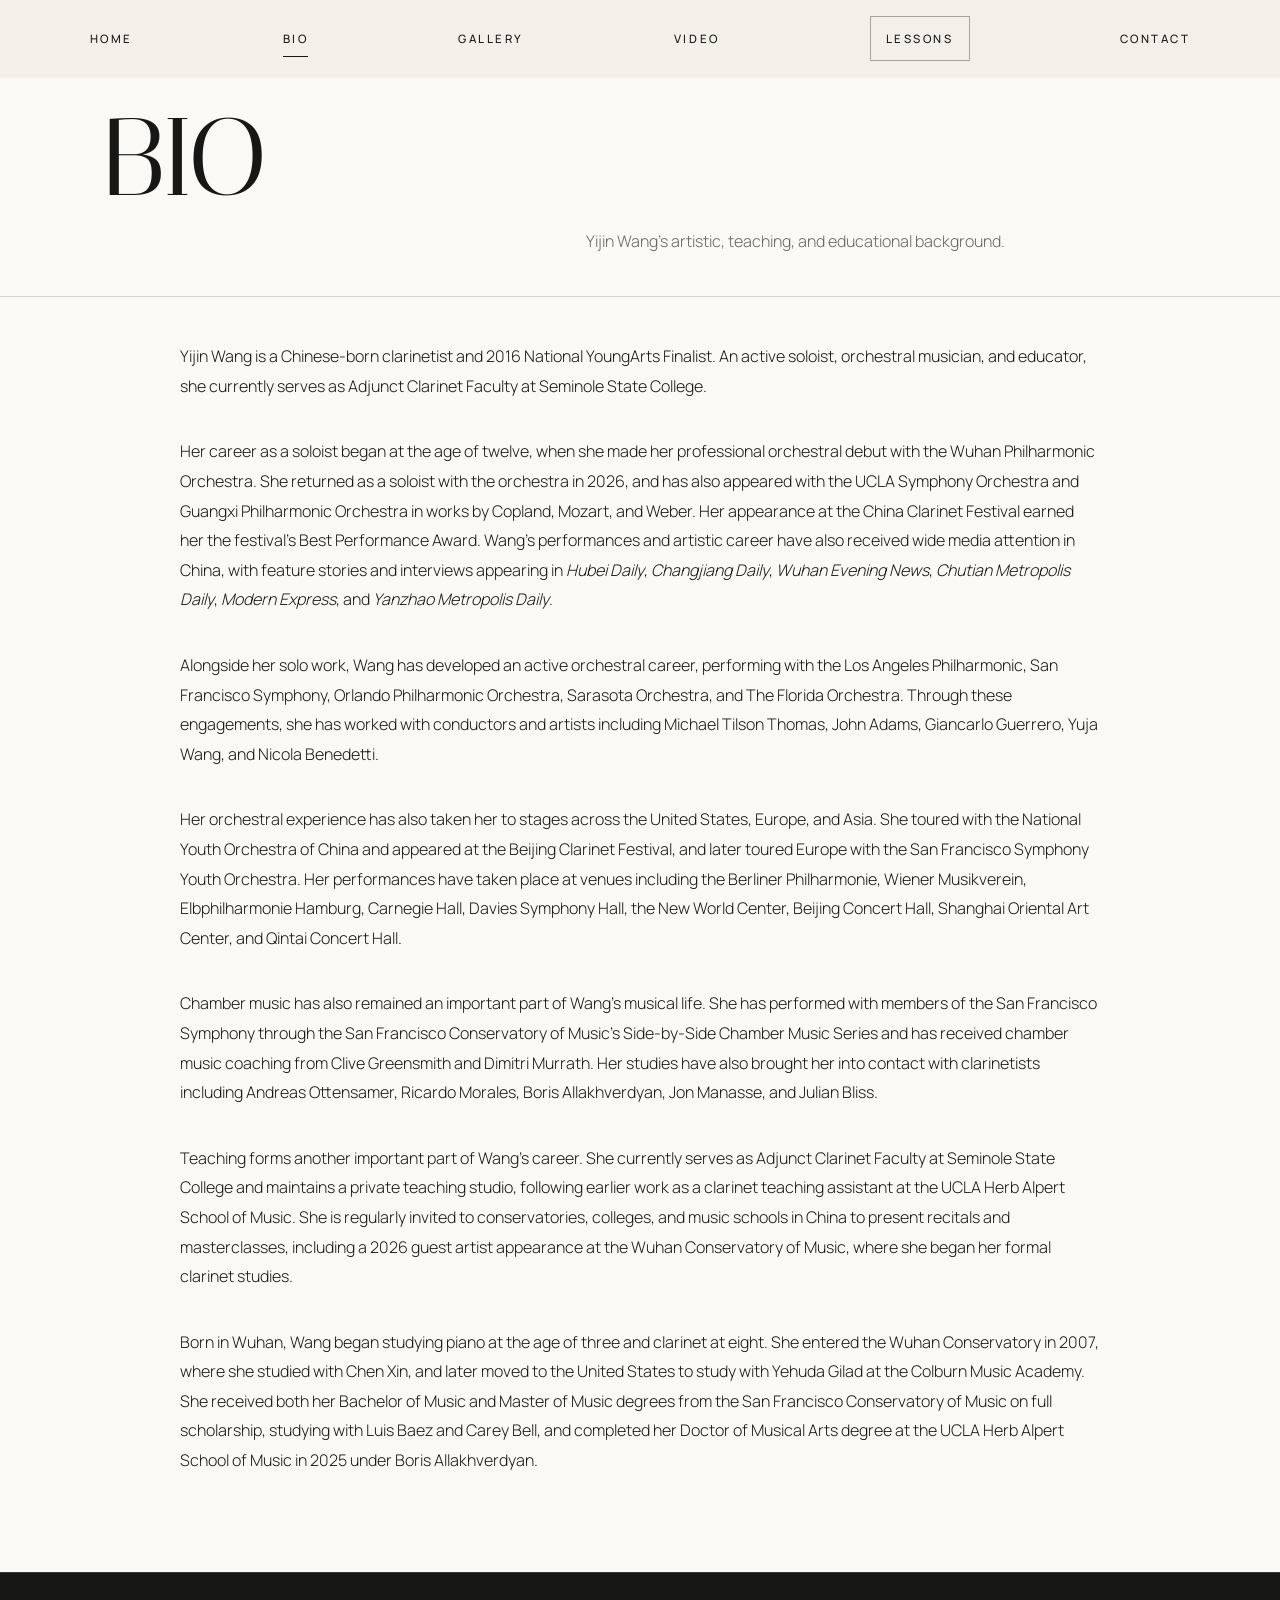
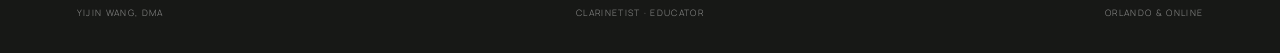
<file: bio.html>
<!DOCTYPE html>
<html lang="en">
<head>
  <meta charset="UTF-8"><meta name="viewport" content="width=device-width, initial-scale=1.0">
  <meta name="description" content="Read the professional biography of Dr. Yijin Wang, Chinese-born clarinetist, educator, YoungArts Finalist, and adjunct clarinet faculty in Florida.">
  <title>Biography | Dr. Yijin Wang, Clarinetist &amp; Educator</title>
  <link rel="canonical" href="https://yijinwangclarinet.com/bio.html">
  <meta property="og:type" content="profile"><meta property="og:site_name" content="Dr. Yijin Wang — Clarinetist &amp; Educator"><meta property="og:locale" content="en_US">
  <meta property="og:title" content="Biography | Dr. Yijin Wang"><meta property="og:description" content="The professional biography of Chinese-born clarinetist, educator, and YoungArts Finalist Dr. Yijin Wang.">
  <meta property="og:url" content="https://yijinwangclarinet.com/bio.html"><meta property="og:image" content="https://yijinwangclarinet.com/images/home/home-hero.jpg"><meta property="og:image:alt" content="Dr. Yijin Wang performing on clarinet">
  <meta name="twitter:card" content="summary_large_image"><meta name="twitter:title" content="Biography | Dr. Yijin Wang"><meta name="twitter:description" content="The professional biography of clarinetist and educator Dr. Yijin Wang."><meta name="twitter:image" content="https://yijinwangclarinet.com/images/home/home-hero.jpg"><meta name="twitter:image:alt" content="Dr. Yijin Wang performing on clarinet">
  <link rel="preconnect" href="https://fonts.googleapis.com"><link rel="preconnect" href="https://fonts.gstatic.com" crossorigin>
  <link href="https://fonts.googleapis.com/css2?family=Italiana&family=Manrope:wght@300;400;500&display=swap" rel="stylesheet"><link rel="stylesheet" href="styles.css?v=20260807-30">
</head>
<body>
  <a class="skip-link" href="#main">Skip to content</a>
  <header class="site-header"><a class="monogram" href="index.html" aria-label="Yijin Wang, home">YW</a><button class="menu-toggle" type="button" aria-expanded="false" aria-controls="site-nav"><span>Menu</span><i aria-hidden="true"></i></button><nav class="site-nav" id="site-nav" aria-label="Main navigation"><a href="index.html">Home</a><a class="active" href="bio.html">Bio</a><a href="gallery.html">Gallery</a><a href="video.html">Video</a><a class="lessons-nav" href="lessons.html">Lessons</a><a href="contact.html">Contact</a></nav></header>
  <main id="main" class="interior-main bio-main">
    <header class="page-intro reveal">
      <h1 id="bio-title">BIO</h1>
      <p>Yijin Wang’s artistic, teaching, and educational background.</p>
    </header>
    <section class="bio-page" aria-labelledby="bio-title">
      <article class="biography">
        <p>Yijin Wang is a Chinese-born clarinetist and 2016 National YoungArts Finalist. An active soloist, orchestral musician, and educator, she currently serves as Adjunct Clarinet Faculty at Seminole State College.</p>

        <p>Her career as a soloist began at the age of twelve, when she made her professional orchestral debut with the Wuhan Philharmonic Orchestra. She returned as a soloist with the orchestra in 2026, and has also appeared with the UCLA Symphony Orchestra and Guangxi Philharmonic Orchestra in works by Copland, Mozart, and Weber. Her appearance at the China Clarinet Festival earned her the festival’s Best Performance Award. Wang’s performances and artistic career have also received wide media attention in China, with feature stories and interviews appearing in <em>Hubei Daily</em>, <em>Changjiang Daily</em>, <em>Wuhan Evening News</em>, <em>Chutian Metropolis Daily</em>, <em>Modern Express</em>, and <em>Yanzhao Metropolis Daily</em>.</p>

        <p>Alongside her solo work, Wang has developed an active orchestral career, performing with the Los Angeles Philharmonic, San Francisco Symphony, Orlando Philharmonic Orchestra, Sarasota Orchestra, and The Florida Orchestra. Through these engagements, she has worked with conductors and artists including Michael Tilson Thomas, John Adams, Giancarlo Guerrero, Yuja Wang, and Nicola Benedetti.</p>

        <p>Her orchestral experience has also taken her to stages across the United States, Europe, and Asia. She toured with the National Youth Orchestra of China and appeared at the Beijing Clarinet Festival, and later toured Europe with the San Francisco Symphony Youth Orchestra. Her performances have taken place at venues including the Berliner Philharmonie, Wiener Musikverein, Elbphilharmonie Hamburg, Carnegie Hall, Davies Symphony Hall, the New World Center, Beijing Concert Hall, Shanghai Oriental Art Center, and Qintai Concert Hall.</p>

        <p>Chamber music has also remained an important part of Wang’s musical life. She has performed with members of the San Francisco Symphony through the San Francisco Conservatory of Music’s Side-by-Side Chamber Music Series and has received chamber music coaching from Clive Greensmith and Dimitri Murrath. Her studies have also brought her into contact with clarinetists including Andreas Ottensamer, Ricardo Morales, Boris Allakhverdyan, Jon Manasse, and Julian Bliss.</p>

        <p>Teaching forms another important part of Wang’s career. She currently serves as Adjunct Clarinet Faculty at Seminole State College and maintains a private teaching studio, following earlier work as a clarinet teaching assistant at the UCLA Herb Alpert School of Music. She is regularly invited to conservatories, colleges, and music schools in China to present recitals and masterclasses, including a 2026 guest artist appearance at the Wuhan Conservatory of Music, where she began her formal clarinet studies.</p>

        <p>Born in Wuhan, Wang began studying piano at the age of three and clarinet at eight. She entered the Wuhan Conservatory in 2007, where she studied with Chen Xin, and later moved to the United States to study with Yehuda Gilad at the Colburn Music Academy. She received both her Bachelor of Music and Master of Music degrees from the San Francisco Conservatory of Music on full scholarship, studying with Luis Baez and Carey Bell, and completed her Doctor of Musical Arts degree at the UCLA Herb Alpert School of Music in 2025 under Boris Allakhverdyan.</p>
      </article>
    </section>
  </main>
  <footer class="site-footer"><p>Yijin Wang, DMA</p><p>Clarinetist · Educator</p><p>Orlando &amp; Online</p></footer><script src="script.js"></script>
</body>
</html>
</file>
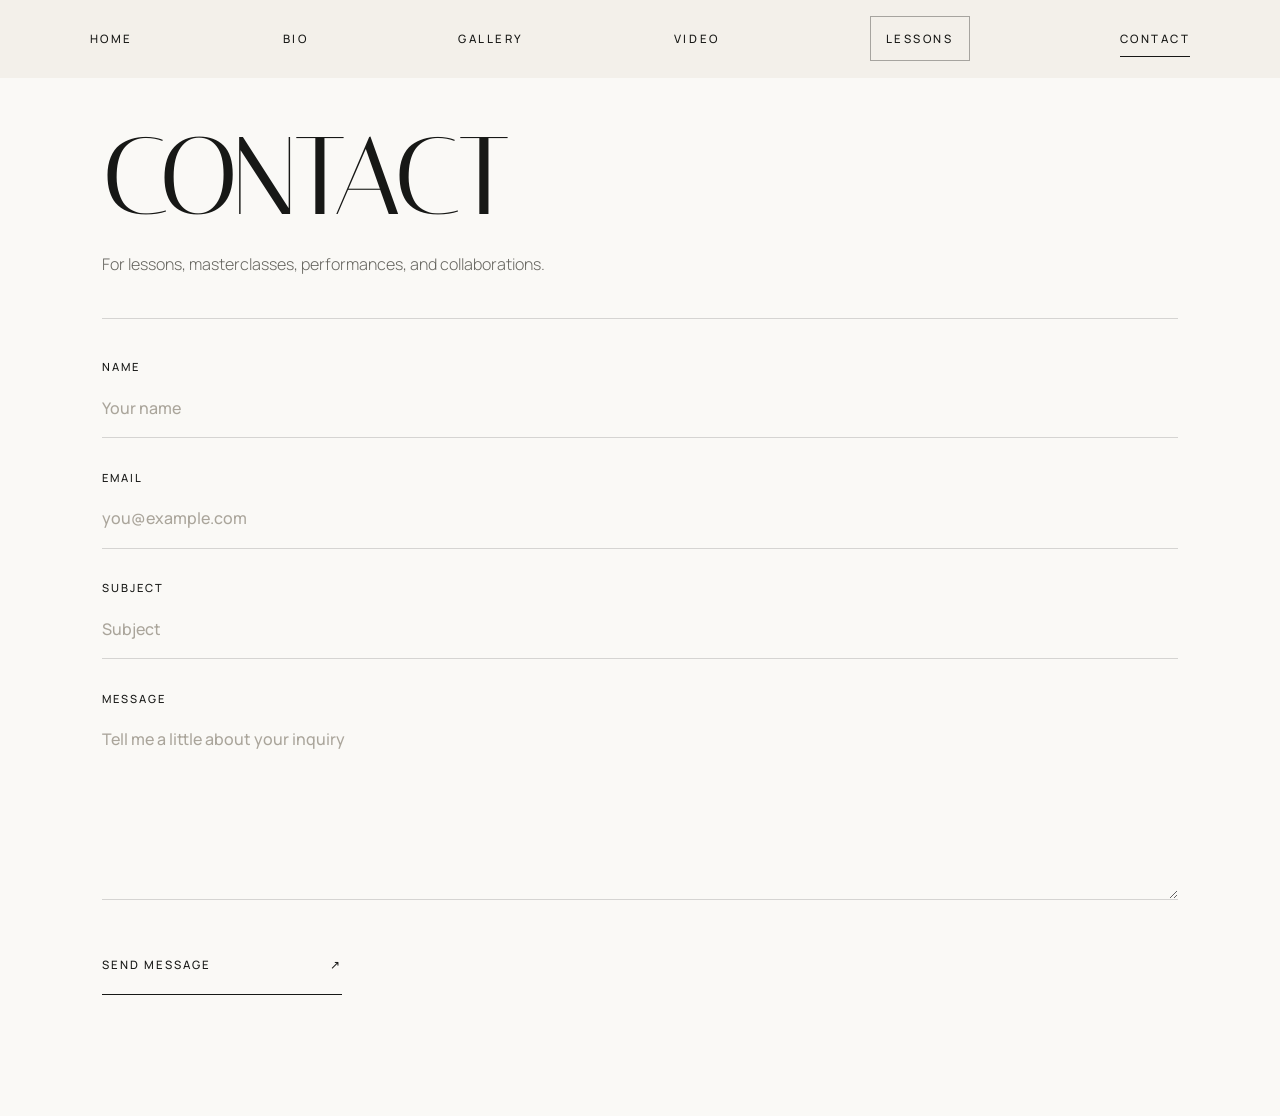
<file: contact.html>
<!DOCTYPE html>
<html lang="en">
<head>
  <meta charset="UTF-8"><meta name="viewport" content="width=device-width, initial-scale=1.0"><meta name="description" content="Contact Dr. Yijin Wang about private clarinet lessons in Orlando and online, masterclasses, performances, and musical collaborations."><title>Contact Dr. Yijin Wang | Clarinet Lessons Orlando</title>
  <link rel="canonical" href="https://yijinwangclarinet.com/contact.html">
  <meta property="og:type" content="website"><meta property="og:site_name" content="Dr. Yijin Wang — Clarinetist &amp; Educator"><meta property="og:locale" content="en_US">
  <meta property="og:title" content="Contact Dr. Yijin Wang"><meta property="og:description" content="Contact Dr. Yijin Wang about clarinet lessons, masterclasses, performances, and collaborations.">
  <meta property="og:url" content="https://yijinwangclarinet.com/contact.html"><meta property="og:image" content="https://yijinwangclarinet.com/images/home/home-hero.jpg"><meta property="og:image:alt" content="Dr. Yijin Wang performing on clarinet">
  <meta name="twitter:card" content="summary_large_image"><meta name="twitter:title" content="Contact Dr. Yijin Wang"><meta name="twitter:description" content="Inquire about clarinet lessons, masterclasses, performances, and collaborations."><meta name="twitter:image" content="https://yijinwangclarinet.com/images/home/home-hero.jpg"><meta name="twitter:image:alt" content="Dr. Yijin Wang performing on clarinet">
  <link rel="preconnect" href="https://fonts.googleapis.com"><link rel="preconnect" href="https://fonts.gstatic.com" crossorigin><link href="https://fonts.googleapis.com/css2?family=Italiana&family=Manrope:wght@300;400;500&display=swap" rel="stylesheet"><link rel="stylesheet" href="styles.css?v=20260808-35">
</head>
<body class="contact-page">
  <a class="skip-link" href="#main">Skip to content</a>
  <header class="site-header dark-header"><a class="monogram" href="index.html" aria-label="Yijin Wang, home">YW</a><button class="menu-toggle" type="button" aria-expanded="false" aria-controls="site-nav"><span>Menu</span><i aria-hidden="true"></i></button><nav class="site-nav" id="site-nav" aria-label="Main navigation"><a href="index.html">Home</a><a href="bio.html">Bio</a><a href="gallery.html">Gallery</a><a href="video.html">Video</a><a class="lessons-nav" href="lessons.html">Lessons</a><a class="active" href="contact.html">Contact</a></nav></header>
  <main id="main" class="contact-main">
    <section class="contact-copy reveal">
      <h1>CONTACT</h1>
      <p class="contact-intro">For lessons, masterclasses, performances, and collaborations.</p>
    </section>
    <form class="contact-form reveal" id="contact-form" action="https://api.web3forms.com/submit" method="POST">
      <input type="hidden" name="access_key" value="513f6257-9b0b-4104-abbb-b3676f560df3">
      <input type="hidden" name="from_name" value="Yijin Wang Website Contact Form">
      <input type="checkbox" name="botcheck" tabindex="-1" autocomplete="off" aria-hidden="true" style="display:none">
      <label>Name<input type="text" name="name" autocomplete="name" required placeholder="Your name"></label>
      <label>Email<input type="email" name="email" autocomplete="email" required placeholder="you@example.com"></label>
      <label>Subject<input type="text" name="subject" required placeholder="Subject"></label>
      <label>Message<textarea name="message" rows="5" required placeholder="Tell me a little about your inquiry"></textarea></label>
      <button type="submit">Send message <span aria-hidden="true">↗</span></button><p class="form-status" role="status" aria-live="polite"></p>
    </form>
  </main>
  <script src="script.js?v=20260808-32"></script>
</body>
</html>
</file>
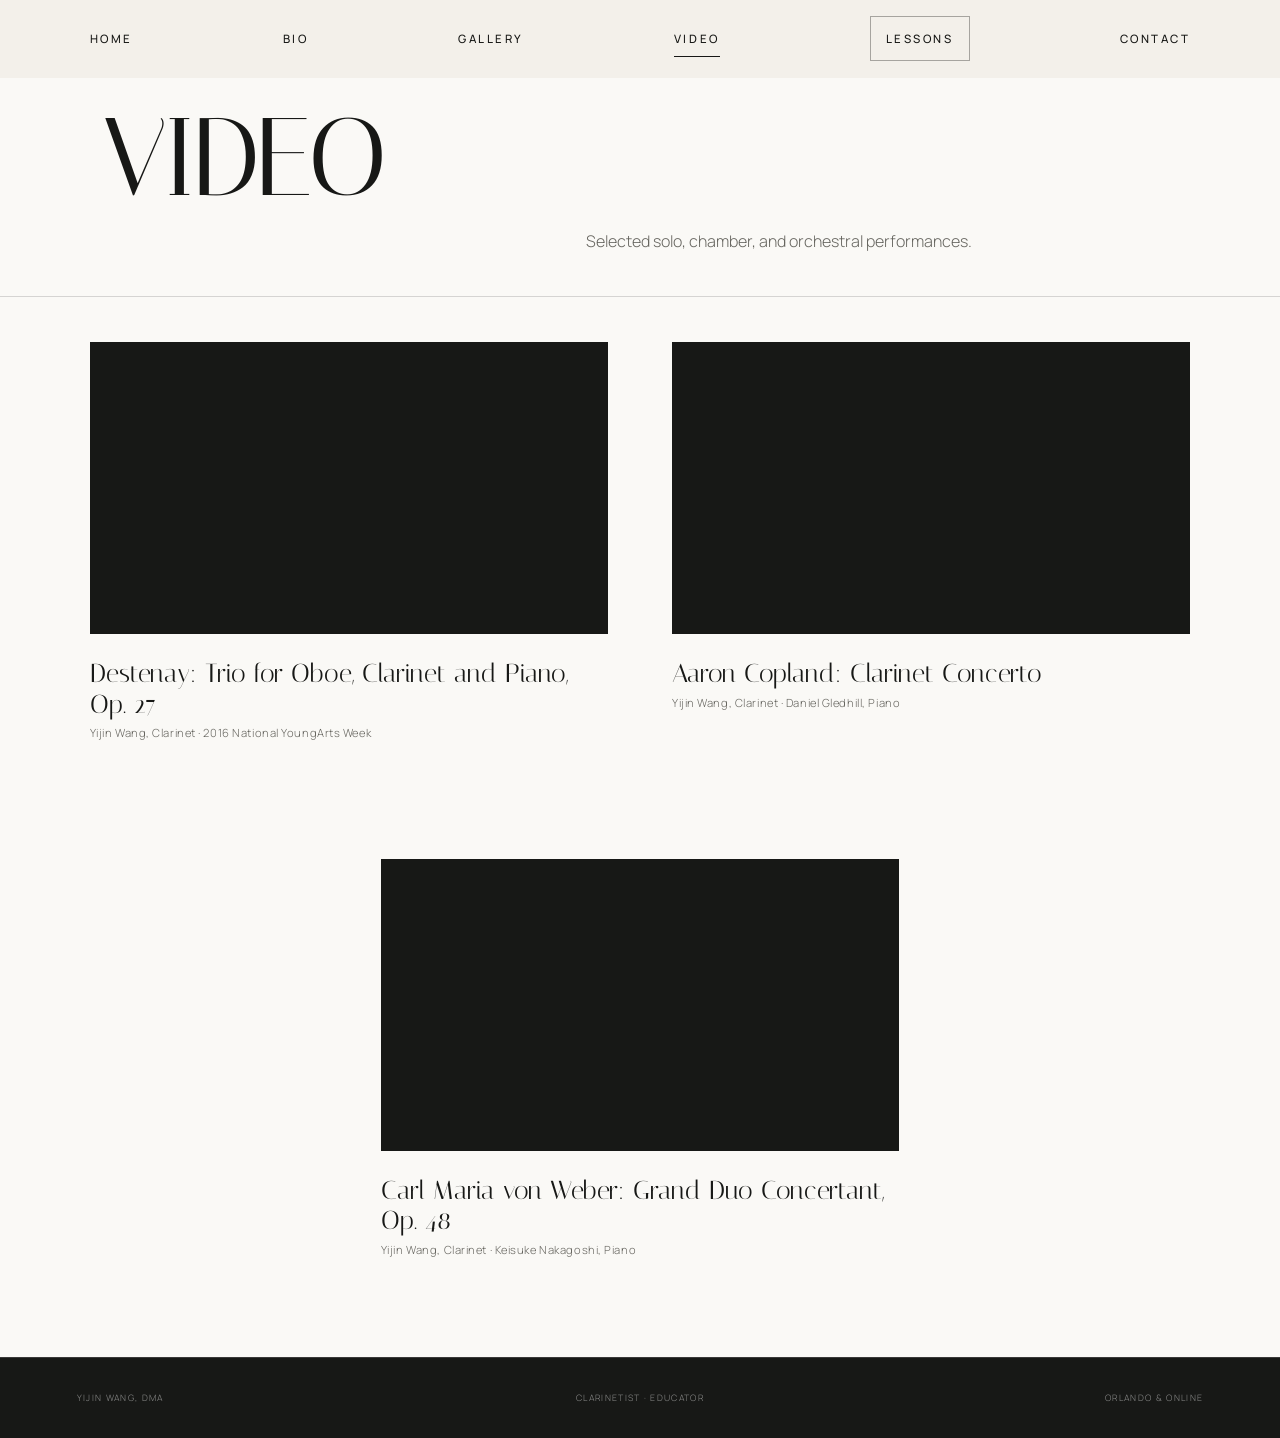
<file: video.html>
<!DOCTYPE html>
<html lang="en">
<head>
  <meta charset="UTF-8">
  <meta name="viewport" content="width=device-width, initial-scale=1.0">
  <meta name="description" content="Watch selected solo, chamber, and orchestral performances by clarinetist Dr. Yijin Wang, including works by Destenay, Copland, and Weber.">
  <title>Performance Videos | Dr. Yijin Wang, Clarinetist</title>
  <link rel="canonical" href="https://yijinwangclarinet.com/video.html">
  <meta property="og:type" content="website"><meta property="og:site_name" content="Dr. Yijin Wang — Clarinetist &amp; Educator"><meta property="og:locale" content="en_US">
  <meta property="og:title" content="Performance Videos | Dr. Yijin Wang"><meta property="og:description" content="Selected solo, chamber, and orchestral performances by clarinetist Dr. Yijin Wang.">
  <meta property="og:url" content="https://yijinwangclarinet.com/video.html"><meta property="og:image" content="https://yijinwangclarinet.com/images/home/home-hero.jpg"><meta property="og:image:alt" content="Dr. Yijin Wang performing on clarinet">
  <meta name="twitter:card" content="summary_large_image"><meta name="twitter:title" content="Performance Videos | Dr. Yijin Wang"><meta name="twitter:description" content="Selected solo, chamber, and orchestral performances by clarinetist Dr. Yijin Wang."><meta name="twitter:image" content="https://yijinwangclarinet.com/images/home/home-hero.jpg"><meta name="twitter:image:alt" content="Dr. Yijin Wang performing on clarinet">
  <link rel="preconnect" href="https://fonts.googleapis.com">
  <link rel="preconnect" href="https://fonts.gstatic.com" crossorigin>
  <link href="https://fonts.googleapis.com/css2?family=Italiana&family=Manrope:wght@300;400;500&display=swap" rel="stylesheet">
  <link rel="stylesheet" href="styles.css?v=20260807-30">
</head>
<body>
  <a class="skip-link" href="#main">Skip to content</a>
  <header class="site-header">
    <a class="monogram" href="index.html" aria-label="Yijin Wang, home">YW</a>
    <button class="menu-toggle" type="button" aria-expanded="false" aria-controls="site-nav"><span>Menu</span><i aria-hidden="true"></i></button>
    <nav class="site-nav" id="site-nav" aria-label="Main navigation">
      <a href="index.html">Home</a><a href="bio.html">Bio</a><a href="gallery.html">Gallery</a><a class="active" href="video.html">Video</a><a class="lessons-nav" href="lessons.html">Lessons</a><a href="contact.html">Contact</a>
    </nav>
  </header>

  <main id="main" class="interior-main video-main">
    <header class="page-intro reveal">
      <h1>VIDEO</h1>
      <p>Selected solo, chamber, and orchestral performances.</p>
    </header>

    <section class="video-library" aria-label="Performance videos">
      <div class="performance-video-grid reveal">
        <article class="performance-video">
          <iframe class="video-embed video-frame" src="https://www.youtube-nocookie.com/embed/DEd-b8dw5zI" title="Destenay: Trio for Oboe, Clarinet and Piano, Op. 27" loading="lazy" allow="accelerometer; autoplay; clipboard-write; encrypted-media; gyroscope; picture-in-picture; web-share" allowfullscreen></iframe>
          <h2>Destenay: Trio for Oboe, Clarinet and Piano, Op. 27</h2>
          <p class="video-credit">Yijin Wang, Clarinet · 2016 National YoungArts Week</p>
        </article>
        <article class="performance-video">
          <iframe class="video-embed video-frame" src="https://www.youtube-nocookie.com/embed/xfIYxKPsf7Q" title="Aaron Copland: Clarinet Concerto" loading="lazy" allow="accelerometer; autoplay; clipboard-write; encrypted-media; gyroscope; picture-in-picture; web-share" allowfullscreen></iframe>
          <h2>Aaron Copland: Clarinet Concerto</h2>
          <p class="video-credit">Yijin Wang, Clarinet · Daniel Gledhill, Piano</p>
        </article>
        <article class="performance-video">
          <iframe class="video-embed video-frame" src="https://www.youtube-nocookie.com/embed/ughcMnLuNPo" title="Carl Maria von Weber: Grand Duo Concertant, Op. 48" loading="lazy" allow="accelerometer; autoplay; clipboard-write; encrypted-media; gyroscope; picture-in-picture; web-share" allowfullscreen></iframe>
          <h2>Carl Maria von Weber: Grand Duo Concertant, Op. 48</h2>
          <p class="video-credit">Yijin Wang, Clarinet · Keisuke Nakagoshi, Piano</p>
        </article>
      </div>
    </section>
  </main>
  <footer class="site-footer"><p>Yijin Wang, DMA</p><p>Clarinetist · Educator</p><p>Orlando &amp; Online</p></footer>
  <script src="script.js"></script>
</body>
</html>
</file>
<file: styles.css>
:root { --ivory:#f3f0e9; --paper:#faf9f6; --ink:#171816; --muted:#66655f; --stone:#aaa59b; --warm:#8d7e70; --line:rgba(23,24,22,.16); --serif:"Italiana",Georgia,serif; --sans:"Manrope",Arial,sans-serif; --body-size:clamp(1rem,1.1vw,1.125rem); --body-leading:1.85; --page-title-size:clamp(5.3rem,8.6vw,9.4rem); }
* { box-sizing:border-box; }
html { scroll-behavior:smooth; }
body { margin:0; color:var(--ink); background:var(--ivory); font-family:var(--sans); font-size:var(--body-size); font-weight:300; line-height:var(--body-leading); }
a { color:inherit; text-decoration:none; } button,input,select,textarea { font:inherit; } ::selection { background:var(--ink); color:var(--ivory); }
.skip-link { position:fixed; z-index:100; left:1rem; top:-5rem; padding:.7rem 1rem; background:var(--ink); color:white; } .skip-link:focus { top:1rem; }
.site-header { position:fixed; z-index:50; inset:0 0 auto; height:78px; padding:0 clamp(3rem,7vw,8rem); display:flex; align-items:center; color:var(--ink); background:rgba(243,240,233,.94); border-bottom:1px solid transparent; backdrop-filter:blur(18px); transition:border-color .3s; }
.site-header.scrolled { border-color:var(--line); }
/* On larger screens the navigation itself becomes the header composition. */
.monogram { display:none; font-family:var(--serif); font-size:1.45rem; letter-spacing:-.08em; }
.site-nav { width:100%; display:flex; align-items:center; justify-content:space-between; gap:0; }
.site-nav a { position:relative; font-size:.72rem; font-weight:500; letter-spacing:.22em; text-transform:uppercase; }
.site-nav a::after { content:""; position:absolute; bottom:-.5rem; left:0; width:0; height:1px; background:currentColor; transition:width .25s; }
.site-nav a:hover::after,.site-nav a.active::after { width:100%; }
.site-nav .lessons-nav { padding:.65rem .95rem; border:1px solid rgba(23,24,22,.35); } .site-nav .lessons-nav::after { display:none; } .site-nav .lessons-nav:hover,.site-nav .lessons-nav.active { background:var(--ink); color:var(--ivory); }
.menu-toggle { display:none; border:0; background:none; color:inherit; }

/* Home intentionally fits in one desktop viewport. */
.home-main { min-height:100svh; }
.home-hero { position:relative; min-height:100svh; padding:78px 0 0; display:grid; grid-template-columns:58% 42%; overflow:hidden; }
.home-photo { position:relative; min-height:calc(100svh - 78px); overflow:hidden; background:#f1eff2; }
.home-photo img { position:absolute; inset:0; width:100%; height:100%; display:block; object-fit:contain; object-position:50% 50%; }
.home-photo::after { content:""; position:absolute; inset:0; pointer-events:none; background:linear-gradient(to bottom,transparent 62%,rgba(23,24,22,.58)); opacity:0; }
.home-copy { z-index:2; align-self:center; margin:0; padding:3rem clamp(2rem,4vw,5rem); transform:translateY(-3vh); }
.kicker { margin:1.5rem 0 .25rem clamp(1.5rem,3vw,4rem); font-family:var(--serif); font-size:clamp(1.25rem,1.7vw,1.7rem); font-weight:400; letter-spacing:.02em; } .kicker span { margin:0 .55rem; color:var(--muted); }
.home-copy h1,.page-intro h1,.lesson-hero h1,.contact-copy h1 { margin:0; font-family:var(--serif); font-weight:400; line-height:.88; letter-spacing:-.045em; }
.home-copy h1 { font-size:clamp(4.25rem,6.6vw,8rem); white-space:nowrap; }
.degree-line { margin:0 0 2.6rem clamp(1.5rem,3vw,4rem); color:var(--muted); font-size:.58rem; font-weight:400; letter-spacing:.19em; text-transform:uppercase; }
.lesson-line { margin:0 0 0 clamp(1.5rem,3vw,4rem); color:var(--muted); font-size:.62rem; font-weight:300; letter-spacing:.08em; line-height:1.6; text-transform:uppercase; } .lesson-line span { display:block; color:rgba(23,24,22,.52); }
.arrow-link { display:inline-flex; align-items:center; justify-content:space-between; min-width:190px; margin-left:clamp(7rem,10vw,10rem); padding:.8rem 0; border-bottom:1px solid currentColor; font-size:.61rem; font-weight:500; letter-spacing:.17em; text-transform:uppercase; }
.arrow-link span { transition:transform .25s; } .arrow-link:hover span { transform:translate(3px,-3px); }
.home-side-note { position:absolute; right:1rem; bottom:1.2rem; margin:0; writing-mode:vertical-rl; font-size:.5rem; letter-spacing:.18em; text-transform:uppercase; }
.scroll-indicator { position:absolute; z-index:3; left:clamp(1.5rem,4vw,4rem); bottom:1.4rem; display:flex; align-items:center; gap:.8rem; color:rgba(255,255,255,.82); font-size:.52rem; font-weight:500; letter-spacing:.18em; text-transform:uppercase; text-shadow:0 1px 10px rgba(0,0,0,.18); }
.scroll-indicator span { font-size:.85rem; transition:transform .25s; } .scroll-indicator:hover span { transform:translateY(3px); }

/* The only homepage section after the hero: a concise editorial biography. */
.home-bio { min-height:auto; padding:clamp(5rem,8.5vw,8.5rem) clamp(1rem,3vw,3.5rem) clamp(3.5rem,5.75vw,5.75rem); display:flex; flex-direction:column; justify-content:center; background:var(--paper); }
.home-bio-heading { display:block; margin-bottom:clamp(3.25rem,5.2vw,5.2rem); }
.home-bio-heading h2 { margin:0; font-family:var(--serif); font-size:clamp(5rem,8vw,8rem); font-weight:400; line-height:.78; letter-spacing:-.04em; }
.home-bio-content { display:block; }
.home-bio-copy { width:100%; max-width:none; margin-left:0; color:var(--ink); font-family:var(--sans); font-size:var(--body-size); line-height:var(--body-leading); letter-spacing:0; }
.home-bio-copy p { margin:0; }
.home-bio-copy p + p { margin-top:1.8rem; }
.read-bio-link { display:inline-flex; align-items:center; justify-content:space-between; min-width:175px; margin-top:3.5rem; padding:.65rem 0; border-bottom:1px solid var(--ink); color:var(--ink); font-family:var(--sans); font-size:.57rem; font-weight:500; letter-spacing:.17em; text-transform:uppercase; }
.read-bio-link span { transition:transform .25s; } .read-bio-link:hover span { transform:translate(3px,-3px); }

.interior-main { padding-top:78px; }
.page-intro { min-height:0; padding:2rem clamp(1.4rem,8vw,9rem) 2.5rem; display:flex; flex-direction:column; justify-content:flex-start; border-bottom:1px solid var(--line); }
.page-label { margin:0 0 1.4rem; font-size:.57rem; font-weight:500; letter-spacing:.2em; text-transform:uppercase; }
.page-intro h1 { font-size:var(--page-title-size); } .page-intro h1 span { font-family:var(--sans); font-size:.1em; letter-spacing:.15em; text-transform:uppercase; }
.page-intro > p:last-child { max-width:450px; margin:1.25rem 0 0 45%; color:var(--muted); }
.bio-main { background:var(--paper); }
.bio-page { padding:clamp(2.5rem,3.5vw,3.75rem) clamp(1.4rem,8vw,9rem) clamp(4.75rem,7.5vw,7.5rem); }
.biography { max-width:920px; margin:0 auto; font-family:var(--sans); font-size:var(--body-size); line-height:var(--body-leading); }
.biography p { margin:0 0 2.25rem; }
.biography p:last-child { margin-bottom:0; }

.gallery-main { background:var(--paper); }
.gallery-section { padding:clamp(2.5rem,3.5vw,3.75rem) clamp(1.4rem,6vw,7rem) clamp(4.75rem,7.5vw,7.5rem); }
.section-title { display:grid; grid-template-columns:1fr 2fr; align-items:end; margin-bottom:5rem; } .section-title p { margin:0; font-size:.57rem; font-weight:500; letter-spacing:.2em; text-transform:uppercase; } .section-title h2 { margin:0; font-family:var(--serif); font-size:clamp(4rem,8vw,7rem); font-weight:400; line-height:.85; }
.photo-grid { display:flex; flex-direction:column; gap:clamp(1.25rem,2vw,2rem); }
.gallery-editorial-columns { display:grid; grid-template-columns:minmax(0,1.12fr) minmax(0,.88fr); gap:clamp(1.25rem,2vw,2rem); align-items:start; }
.gallery-column { display:flex; flex-direction:column; gap:clamp(1.25rem,2vw,2rem); }
.gallery-photo { margin:0; }
.gallery-photo-button { width:100%; padding:0; display:block; border:0; background:transparent; cursor:zoom-in; }
.gallery-photo-button img { width:100%; height:auto; display:block; transition:opacity .25s ease; }
.gallery-photo-button:hover img { opacity:.88; }
.gallery-photo-button:focus-visible { outline:1px solid var(--ink); outline-offset:5px; }
.gallery-lightbox { width:100vw; height:100dvh; max-width:none; max-height:none; margin:0; padding:clamp(3.5rem,7vw,6rem); border:0; background:rgba(15,16,14,.96); color:white; }
.gallery-lightbox[open] { display:grid; place-items:center; }
.gallery-lightbox::backdrop { background:rgba(15,16,14,.72); }
.gallery-lightbox img { max-width:100%; max-height:100%; width:auto; height:auto; object-fit:contain; }
.gallery-lightbox-close { position:fixed; top:1.5rem; right:clamp(1.4rem,3vw,3rem); padding:.5rem 0; border:0; border-bottom:1px solid rgba(255,255,255,.7); background:transparent; color:white; cursor:pointer; font-size:.58rem; font-weight:500; letter-spacing:.17em; text-transform:uppercase; }
.video-main { background:var(--paper); }
.video-library { padding:clamp(2.5rem,3.5vw,3.75rem) clamp(1.4rem,7vw,8rem) clamp(4.75rem,7.5vw,7.5rem); }
.performance-video-grid { --video-column-gap:clamp(2rem,5vw,6rem); display:grid; grid-template-columns:repeat(2,minmax(0,1fr)); column-gap:var(--video-column-gap); row-gap:clamp(5rem,9vw,9rem); }
.performance-video:last-child:nth-child(odd) { width:calc((100% - var(--video-column-gap))/2); grid-column:1 / -1; justify-self:center; }
.video-embed { width:100%; aspect-ratio:16/9; padding:0; border:0; display:grid; place-items:center; background:#333531; color:white; cursor:pointer; }
.video-frame { display:block; background:#171816; cursor:auto; }
.performance-video h2 { margin:1.5rem 0 .25rem; font-family:var(--serif); font-size:clamp(1.5rem,2vw,2rem); font-weight:400; line-height:1.2; }
.performance-video p { margin:0; color:var(--muted); font-size:.58rem; letter-spacing:.15em; text-transform:uppercase; }
.performance-video p.video-credit { font-size:.7rem; letter-spacing:.05em; text-transform:none; }

.lessons-main { background:var(--paper); }
.lesson-hero { min-height:0; padding:2rem clamp(1.4rem,8vw,9rem) 2.5rem; border-bottom:1px solid var(--line); }
.lesson-hero h1 { max-width:none; font-size:clamp(3.25rem,5.8vw,6.25rem); white-space:nowrap; }
.lesson-intro-copy { max-width:520px; margin:1.25rem 0 0 45%; }
.lesson-intro-copy p { margin:0; }
.lesson-intro-copy p + p { margin-top:.45rem; color:var(--muted); }
.lesson-overview { padding:clamp(2.5rem,3.5vw,3.75rem) clamp(1.4rem,8vw,9rem) clamp(3.5rem,5vw,5rem); display:grid; grid-template-columns:minmax(0,1fr) minmax(0,1fr); gap:clamp(3rem,6vw,7rem); align-items:start; background:var(--ivory); }
.lesson-photo-column { display:flex; flex-direction:column; gap:clamp(1rem,1.5vw,1.5rem); }
.lesson-photo { width:100%; margin:0; }
.lesson-photo img { width:100%; height:auto; display:block; }
.lesson-philosophy h2,.lesson-details h2,.lesson-formats h2,.lesson-cta h2 { margin:0 0 2rem; font-family:var(--serif); font-size:clamp(2.6rem,4.5vw,4.7rem); font-weight:400; line-height:1.15; }
.lesson-philosophy > p:not(.page-label) { max-width:540px; color:var(--muted); }
.lesson-details { padding:clamp(3.25rem,4.75vw,4.75rem) clamp(1.4rem,8vw,9rem) clamp(2.4rem,3.4vw,3.4rem); } .lesson-details .section-title { display:block; margin:0 0 1.5rem 18.33%; } .lesson-details .section-title h2 { margin:0; }
.lesson-details ul { margin:0 0 0 18.33%; padding:0; list-style:none; border-top:1px solid var(--line); } .lesson-details li { padding:.7rem 0; border-bottom:1px solid var(--line); font-family:var(--serif); font-size:clamp(1.35rem,2vw,2rem); }
.lesson-formats { display:grid; grid-template-columns:repeat(2,1fr); border-top:1px solid var(--line); } .lesson-formats article { padding:clamp(3.75rem,5.5vw,5.5rem) clamp(2.5rem,6vw,6rem) clamp(2.75rem,4vw,4rem); } .lesson-formats article+article { border-left:1px solid var(--line); } .lesson-formats h2 { margin-bottom:1.25rem; } .lesson-formats p:last-child { max-width:480px; color:var(--muted); line-height:1.65; }
.lesson-cta { padding:clamp(7rem,11vw,11rem) clamp(1.4rem,8vw,9rem) clamp(4.75rem,7.5vw,7.5rem); background:var(--ink); color:var(--paper); text-align:center; } .lesson-cta > p { font-size:.6rem; letter-spacing:.2em; text-transform:uppercase; } .lesson-cta .arrow-link { margin:1rem 0 0; }

.contact-page { background:var(--paper); color:var(--ink); } .dark-header { background:rgba(243,240,233,.94); color:var(--ink); } .dark-header .lessons-nav { border-color:rgba(23,24,22,.35); } .dark-header .lessons-nav:hover { background:var(--ink); color:var(--ivory); }
.contact-main { min-height:100svh; padding:calc(78px + clamp(2.5rem,4vw,4rem)) clamp(1.4rem,8vw,9rem) clamp(3.5rem,5vw,5rem); }
.contact-copy h1 { font-size:var(--page-title-size); } .contact-copy > .contact-intro { max-width:650px; margin:1.5rem 0 0; color:var(--muted); }
.contact-form { width:100%; min-width:0; margin-top:clamp(2rem,3vw,3rem); padding-top:clamp(2rem,3vw,3rem); display:grid; gap:1.85rem; border-top:1px solid var(--line); } .contact-form label { font-size:.7rem; font-weight:500; letter-spacing:.17em; text-transform:uppercase; }
.contact-form input,.contact-form select,.contact-form textarea { width:100%; padding:1.1rem 0; border:0; border-bottom:1px solid var(--line); border-radius:0; outline:0; background:transparent; color:var(--ink); caret-color:var(--ink); font-size:clamp(1rem,1.2vw,1.2rem); letter-spacing:0; line-height:1.5; text-transform:none; } .contact-form input::placeholder,.contact-form textarea::placeholder { color:var(--stone); } .contact-form input:focus,.contact-form select:focus,.contact-form textarea:focus { border-color:var(--ink); } .contact-form option { color:var(--ink); } .contact-form textarea { min-height:190px; resize:vertical; }
.contact-form input:-webkit-autofill { -webkit-text-fill-color:var(--ink); box-shadow:0 0 0 1000px var(--paper) inset; }
.contact-form button { width:240px; padding:1.15rem 0; display:flex; justify-content:space-between; border:0; border-bottom:1px solid var(--ink); background:none; color:var(--ink); font-size:.72rem; font-weight:500; letter-spacing:.17em; text-transform:uppercase; cursor:pointer; } .form-status { color:var(--muted); font-size:.85rem; line-height:1.6; }
.site-footer { padding:2rem clamp(1.4rem,6vw,7rem); display:grid; grid-template-columns:repeat(3,1fr); background:var(--ink); color:rgba(255,255,255,.5); border-top:1px solid rgba(255,255,255,.15); font-size:.55rem; letter-spacing:.15em; text-transform:uppercase; } .site-footer p { margin:0; } .site-footer p:nth-child(2) { text-align:center; } .site-footer p:last-child { text-align:right; }
.reveal { opacity:0; transform:translateY(16px); transition:opacity .7s ease,transform .7s ease; } .reveal.visible { opacity:1; transform:none; }

@media (max-width:900px) {
  /* Tablet layouts retain the full horizontal navigation. */
  .site-header { padding-inline:clamp(2.5rem,7vw,4rem); }
  .site-nav { gap:0; }
  .site-nav a { font-size:.66rem; letter-spacing:.18em; }
  .home-hero { grid-template-columns:52% 48%; }
  .home-copy { margin-left:0; padding-inline:clamp(1.5rem,3vw,2.5rem); }
  .home-copy h1 { font-size:clamp(3.8rem,8.5vw,5rem); }
  .kicker,.degree-line,.lesson-line,.arrow-link { margin-left:0; }
  .gallery-editorial-columns { grid-template-columns:repeat(2,minmax(0,1fr)); }
  .lesson-hero h1 { white-space:normal; }
  .lesson-overview { gap:clamp(2.5rem,5vw,4rem); }
  .contact-main { padding-inline:clamp(2.5rem,7vw,4rem); }
}
@media (max-width:620px) {
  .site-header { height:68px; padding-inline:1.4rem; justify-content:space-between; }
  .monogram { display:block; }
  .menu-toggle { display:flex; align-items:center; gap:.8rem; cursor:pointer; font-size:.58rem; letter-spacing:.15em; text-transform:uppercase; } .menu-toggle i,.menu-toggle i::before { display:block; width:21px; height:1px; background:currentColor; transition:transform .25s; } .menu-toggle i { position:relative; } .menu-toggle i::before { content:""; position:absolute; top:-6px; } .menu-toggle[aria-expanded="true"] i { transform:rotate(45deg); } .menu-toggle[aria-expanded="true"] i::before { top:0; transform:rotate(90deg); }
  .site-nav { width:auto; position:fixed; inset:68px 0 auto; padding:2.5rem 1.4rem 3rem; display:none; flex-direction:column; align-items:flex-start; justify-content:flex-start; gap:1.4rem; background:var(--ivory); color:var(--ink); border-bottom:1px solid var(--line); } .site-nav.open { display:flex; } .site-nav a { font-family:var(--sans); font-size:1rem; font-weight:500; letter-spacing:.15em; text-transform:uppercase; } .site-nav .lessons-nav { padding:.3rem .6rem; }
  .home-hero { min-height:100svh; padding-top:68px; display:block; background:var(--ink); color:var(--paper); } .home-photo { min-height:0; height:56svh; } .home-photo img { object-position:50% 50%; } .home-photo::after { opacity:1; } .home-copy { position:relative; margin:0; padding:2.25rem 1.4rem 3rem; transform:none; } .home-copy h1 { font-size:clamp(4rem,18vw,5.3rem); white-space:normal; } .kicker { margin:1rem 0 .2rem; font-size:1.25rem; } .degree-line { margin:0 0 1.5rem; color:#a9a49b; } .lesson-line { margin:0; color:#a9a49b; font-size:.6rem; } .lesson-line span { color:#8e8a82; } .home-side-note { display:none; }
  .scroll-indicator { top:calc(68px + 56svh - 2.5rem); bottom:auto; left:1.4rem; }
  .home-bio { min-height:auto; padding:4.5rem 1.4rem 3.25rem; } .home-bio-heading { margin-bottom:2.9rem; } .home-bio-heading h2 { font-size:4.8rem; } .home-bio-copy { width:100%; margin-left:0; font-size:1rem; line-height:1.8; } .read-bio-link { margin-top:2.75rem; }
  .interior-main { padding-top:68px; } .page-intro { min-height:0; padding:2rem 1.4rem 2.1rem; } .page-intro h1 { font-size:clamp(4rem,19vw,5.7rem); } .page-intro > p:last-child { margin:1.25rem 0 0; }
  .bio-page { padding:2.5rem 1.4rem 4.75rem; } .biography { max-width:none; }
  .section-title { grid-template-columns:1fr; gap:1rem; margin-bottom:3rem; } .gallery-section { padding:2.5rem 1.4rem 3.5rem; } .photo-grid,.gallery-column { gap:1rem; } .gallery-editorial-columns { grid-template-columns:1fr; gap:1rem; } .gallery-lightbox { padding:4rem 1rem 1rem; }
  .video-library { padding:2.5rem 1.4rem 3.5rem; } .performance-video-grid { grid-template-columns:1fr; gap:4.5rem; } .performance-video:last-child:nth-child(odd) { width:100%; grid-column:auto; }
  .lesson-hero { min-height:0; padding:2rem 1.4rem 2.1rem; } .lesson-hero h1 { font-size:clamp(3.8rem,18vw,5.2rem); white-space:normal; } .lesson-intro-copy { margin:1.25rem 0 0; } .lesson-overview { padding:2.5rem 1.4rem 3.5rem; grid-template-columns:1fr; gap:2.75rem; } .lesson-photo-column { gap:1rem; } .lesson-photo { width:100%; } .lesson-details { padding:3rem 1.4rem 2.25rem; } .lesson-details .section-title { margin:0 0 1.5rem; } .lesson-details ul { margin-left:0; } .lesson-details li { padding:.7rem 0; } .lesson-formats { grid-template-columns:1fr; } .lesson-formats article { padding:3.5rem 1.4rem 2.5rem; } .lesson-formats article+article { border-left:0; border-top:1px solid var(--line); } .lesson-cta { padding:6rem 1.4rem 4.25rem; }
  .contact-main { min-height:auto; padding:calc(68px + 3rem) 1.4rem 3.5rem; } .contact-copy h1 { font-size:5rem; } .contact-copy > .contact-intro { margin:1.25rem 0 0; } .contact-form { margin-top:2rem; padding-top:2rem; gap:1.7rem; } .contact-form textarea { min-height:180px; } .contact-form button { width:min(240px,100%); }
  .page-intro h1,.lesson-hero h1,.contact-copy h1 { font-size:clamp(3.2rem,14vw,4.5rem); }
  .site-footer { grid-template-columns:1fr 1fr; } .site-footer p:nth-child(2) { display:none; }
}
@media (prefers-reduced-motion:reduce) { html { scroll-behavior:auto; } *,*::before,*::after { transition-duration:.01ms!important; } .reveal { opacity:1; transform:none; } }
</file>
